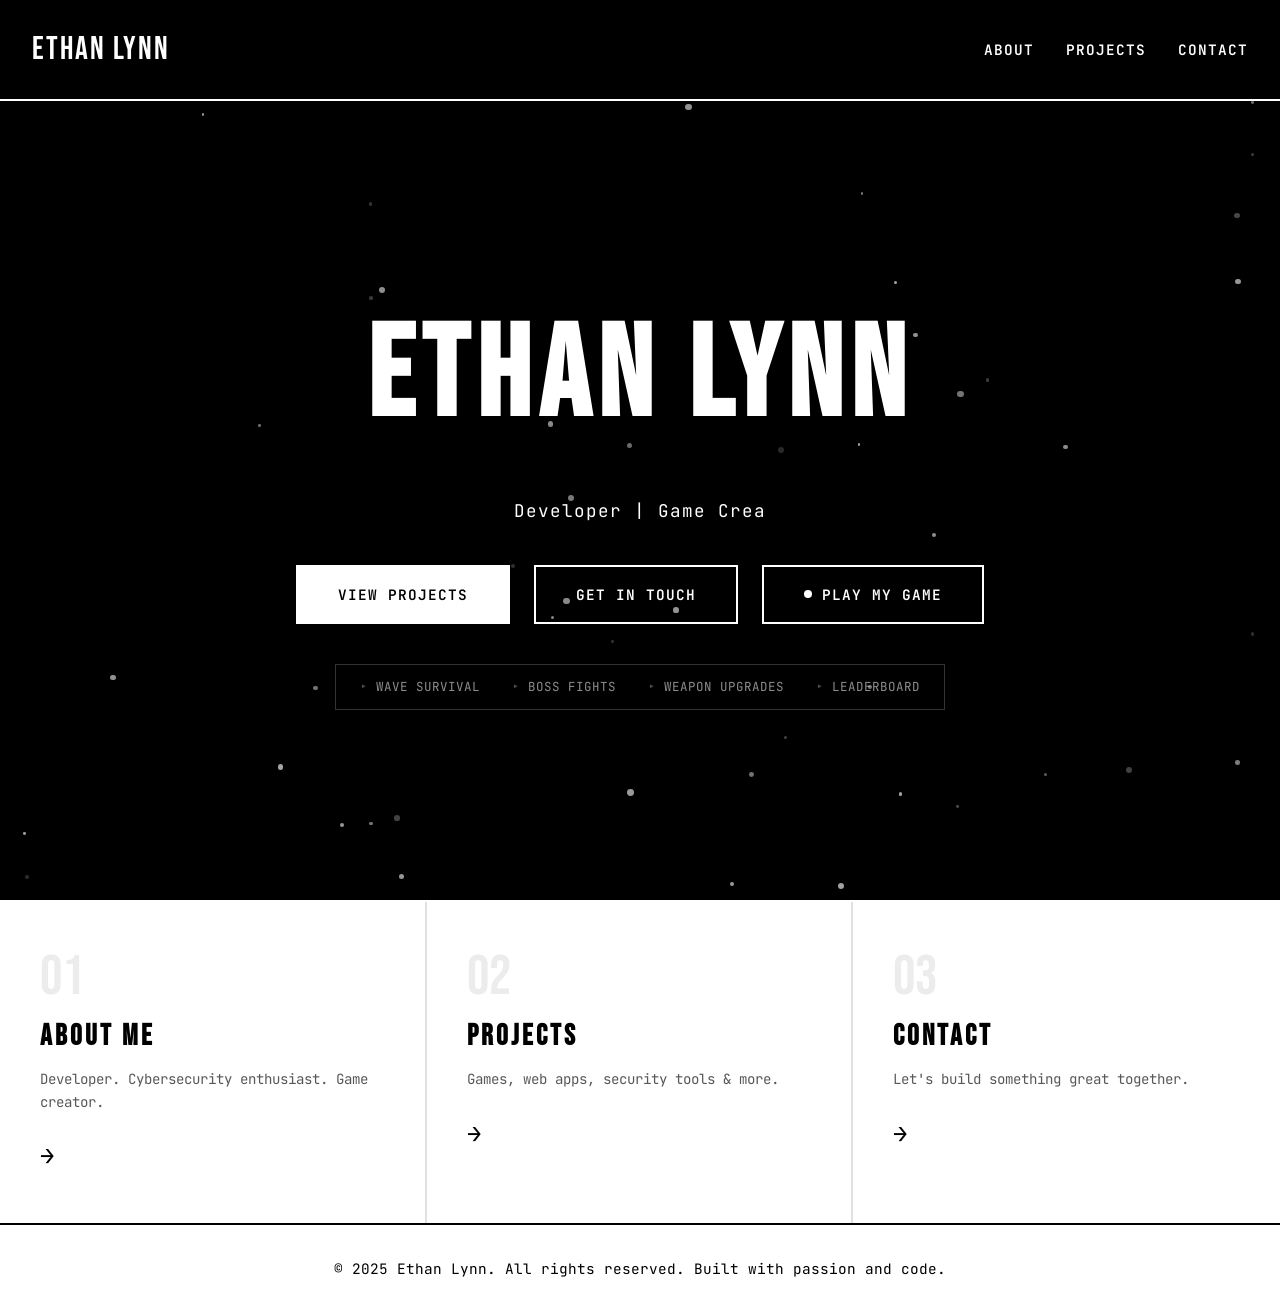
<file: index.html>
<!DOCTYPE html>
<html lang="en">
<head>
    <meta charset="UTF-8">
    <meta name="viewport" content="width=device-width, initial-scale=1.0">
    <title>Ethan Lynn — Developer Portfolio</title>
    <link rel="preconnect" href="https://fonts.googleapis.com">
    <link rel="preconnect" href="https://fonts.gstatic.com" crossorigin>
    <link href="https://fonts.googleapis.com/css2?family=Bebas+Neue&family=JetBrains+Mono:wght@400;600&display=swap" rel="stylesheet">
    <link rel="stylesheet" href="css/style.css">
    <style>
        .quick-strip {
            background: var(--white);
            color: var(--black);
            border-top: 2px solid var(--white);
        }

        .quick-strip-inner {
            max-width: 1400px;
            margin: 0 auto;
            display: grid;
            grid-template-columns: repeat(3, 1fr);
        }

        .quick-tile {
            display: block;
            padding: 3rem 2.5rem;
            border-right: 2px solid rgba(0,0,0,0.12);
            text-decoration: none;
            color: var(--black);
            position: relative;
            overflow: hidden;
            transition: color 0.35s ease;
        }

        .quick-tile:last-child { border-right: none; }

        .quick-tile::before {
            content: '';
            position: absolute;
            inset: 0;
            background: var(--black);
            transform: scaleY(0);
            transform-origin: bottom;
            transition: transform 0.45s cubic-bezier(0.25, 0.46, 0.45, 0.94);
            z-index: 0;
        }

        .quick-tile:hover::before { transform: scaleY(1); }
        .quick-tile:hover { color: var(--white); }
        .quick-tile > * { position: relative; z-index: 1; }

        .quick-num {
            display: block;
            font-family: 'Bebas Neue', sans-serif;
            font-size: 3.5rem;
            opacity: 0.07;
            line-height: 1;
            margin-bottom: 0.5rem;
        }

        .quick-tile h3 {
            font-family: 'Bebas Neue', sans-serif;
            font-size: 1.8rem;
            letter-spacing: 3px;
            margin-bottom: 0.5rem;
        }

        .quick-tile p {
            font-size: 0.88rem;
            opacity: 0.65;
            line-height: 1.6;
            margin-bottom: 1.5rem;
        }

        .quick-arrow {
            font-size: 1.5rem;
            display: inline-block;
            transition: transform 0.3s ease;
        }

        .quick-tile:hover .quick-arrow { transform: translateX(6px); }

        @media (max-width: 768px) {
            .quick-strip-inner { grid-template-columns: 1fr; }
            .quick-tile {
                border-right: none;
                border-bottom: 2px solid rgba(0,0,0,0.12);
            }
            .quick-tile:last-child { border-bottom: none; }
        }
    </style>
</head>
<body>

    <div class="privacy-notice" id="privacyNotice">
        <div class="privacy-notice-content">
            <p>No cookies, no tracking, no data collection — your privacy is respected here.</p>
            <button class="privacy-notice-close" id="closeNotice" aria-label="Close privacy notice">GOT IT</button>
        </div>
    </div>

    <header>
        <nav>
            <a href="index.html" class="logo" data-text="ETHAN LYNN" aria-label="Home">ETHAN LYNN</a>
            <button class="nav-toggle" aria-label="Toggle navigation">
                <span></span>
                <span></span>
                <span></span>
            </button>
            <ul class="nav-links">
                <li><a href="about.html">ABOUT</a></li>
                <li><a href="projects.html">PROJECTS</a></li>
                <li><a href="contact.html">CONTACT</a></li>
            </ul>
        </nav>
    </header>

    <section class="hero" id="hero">
        <div class="hero-content">
            <h1>
                <span class="word">ETHAN&nbsp;</span><span class="word">LYNN</span>
            </h1>

            <p class="subtitle" id="typedSubtitle"></p>

            <div class="cta-buttons">
                <a href="projects.html" class="btn btn-primary"><span>VIEW PROJECTS</span></a>
                <a href="contact.html" class="btn btn-secondary">GET IN TOUCH</a>
                <a href="/topdown-action/" class="btn-game" aria-label="Play Topdown Action game">
                    <div class="game-dot"></div>
                    <span>PLAY MY GAME</span>
                </a>
            </div>

            <div class="game-strip">
                <span>WAVE SURVIVAL</span>
                <span>BOSS FIGHTS</span>
                <span>WEAPON UPGRADES</span>
                <span>LEADERBOARD</span>
            </div>
        </div>
    </section>

    <div class="quick-strip">
        <div class="quick-strip-inner">
            <a href="about.html" class="quick-tile reveal">
                <span class="quick-num">01</span>
                <h3>ABOUT ME</h3>
                <p>Developer. Cybersecurity enthusiast. Game creator.</p>
                <span class="quick-arrow">→</span>
            </a>
            <a href="projects.html" class="quick-tile reveal" style="transition-delay: 0.1s">
                <span class="quick-num">02</span>
                <h3>PROJECTS</h3>
                <p>Games, web apps, security tools &amp; more.</p>
                <span class="quick-arrow">→</span>
            </a>
            <a href="contact.html" class="quick-tile reveal" style="transition-delay: 0.2s">
                <span class="quick-num">03</span>
                <h3>CONTACT</h3>
                <p>Let's build something great together.</p>
                <span class="quick-arrow">→</span>
            </a>
        </div>
    </div>

    <footer>
        <p>&copy; 2025 Ethan Lynn. All rights reserved. Built with passion and code.</p>
    </footer>

    <script src="js/main.js"></script>
    <script>
        EL.createFloatingParticles(document.getElementById('hero'), 50);

        EL.typeText(
            document.getElementById('typedSubtitle'),
            [
                'Developer | Game Creator',
                'Cybersecurity Enthusiast',
                'Web Developer',
                'Builder of Interactive Experiences'
            ],
            65,
            2400
        );
    </script>

</body>
</html>
</file>
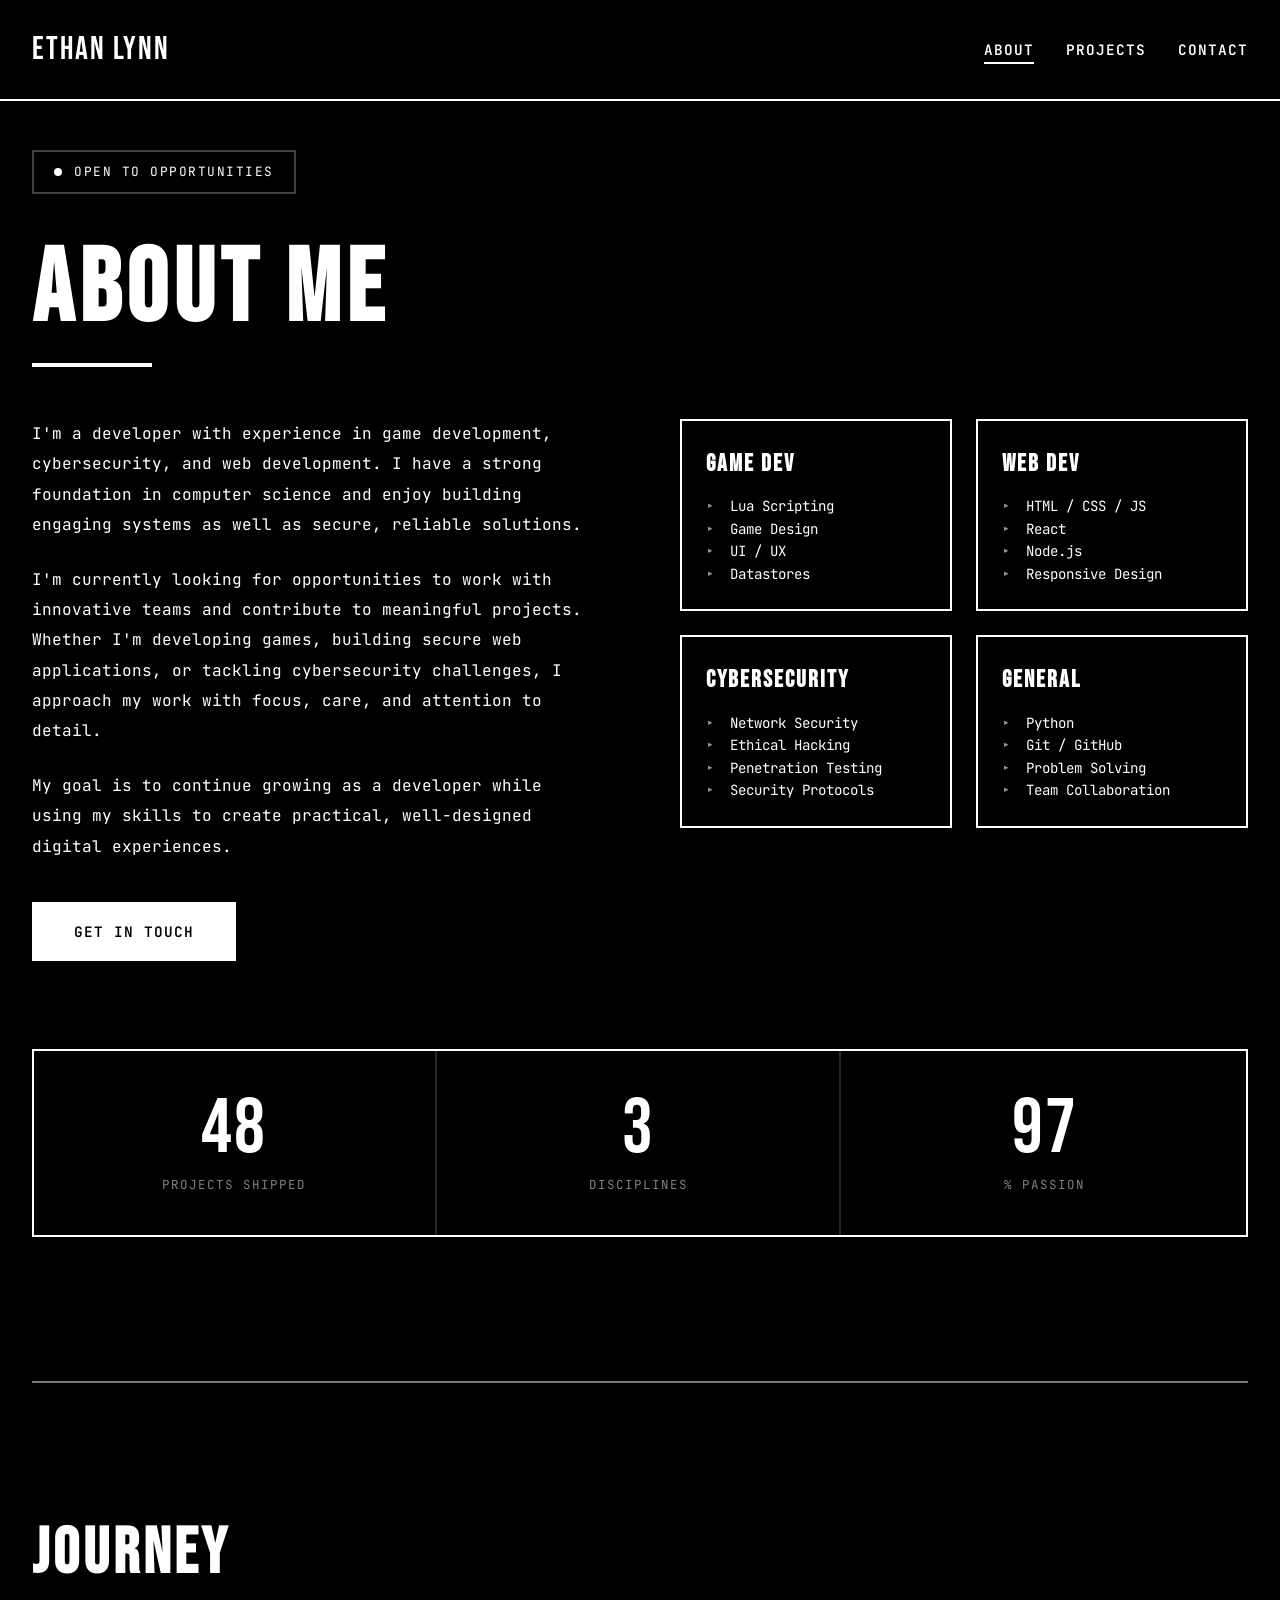
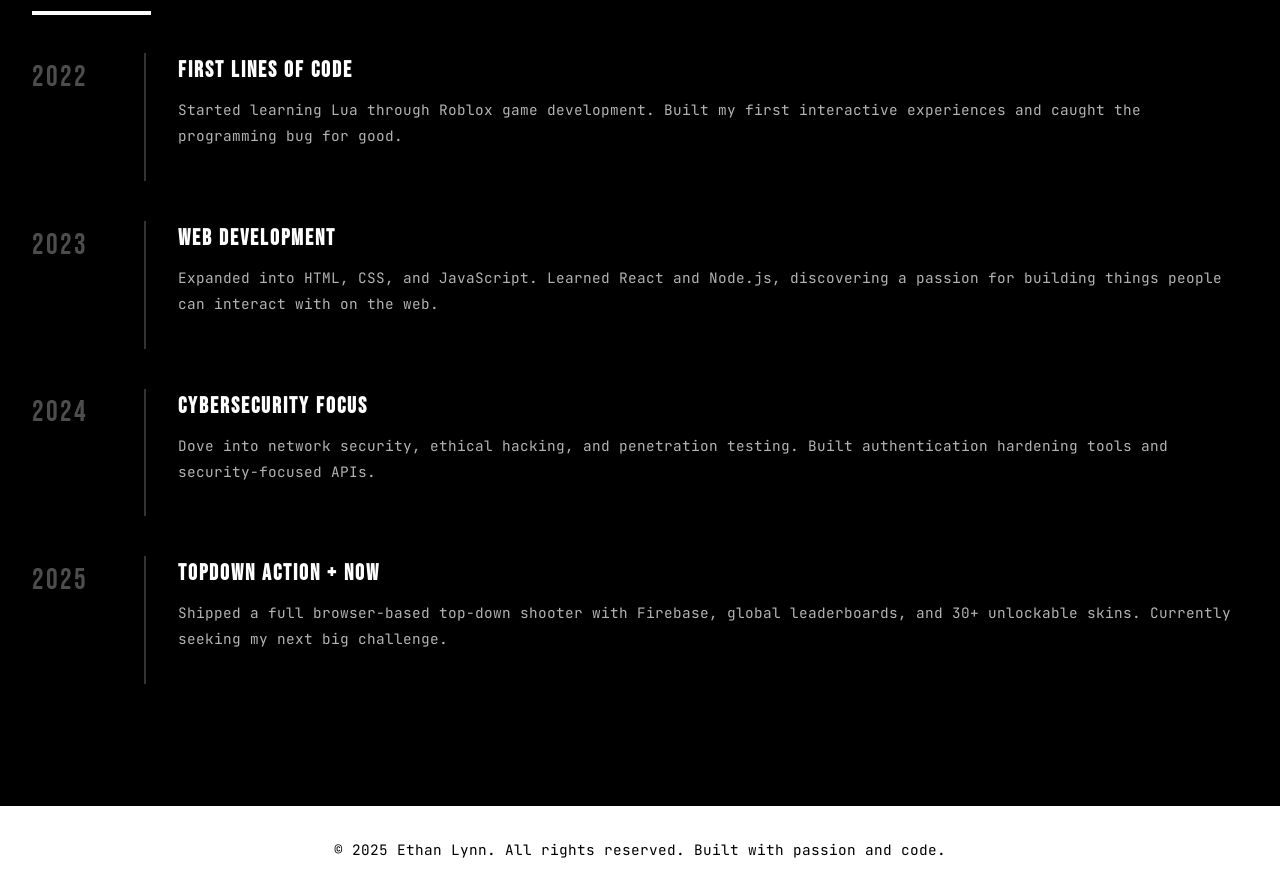
<file: about.html>
<!DOCTYPE html>
<html lang="en">
<head>
    <meta charset="UTF-8">
    <meta name="viewport" content="width=device-width, initial-scale=1.0">
    <title>About — Ethan Lynn</title>
    <link rel="preconnect" href="https://fonts.googleapis.com">
    <link rel="preconnect" href="https://fonts.gstatic.com" crossorigin>
    <link href="https://fonts.googleapis.com/css2?family=Bebas+Neue&family=JetBrains+Mono:wght@400;600&display=swap" rel="stylesheet">
    <link rel="stylesheet" href="css/style.css">
    <style>
        .stats-row {
            display: grid;
            grid-template-columns: repeat(3, 1fr);
            gap: 2px;
            margin: 5rem 0;
            border: 2px solid var(--white);
        }

        .stat-item {
            padding: 2.5rem 2rem;
            border-right: 2px solid rgba(255,255,255,0.15);
            text-align: center;
        }

        .stat-item:last-child { border-right: none; }

        .stat-number {
            font-family: 'Bebas Neue', sans-serif;
            font-size: clamp(3rem, 6vw, 5rem);
            letter-spacing: 2px;
            line-height: 1;
            display: block;
        }

        .stat-label {
            font-size: 0.78rem;
            letter-spacing: 2px;
            opacity: 0.5;
            margin-top: 0.5rem;
            display: block;
        }

        .availability {
            display: inline-flex;
            align-items: center;
            gap: 0.75rem;
            border: 2px solid rgba(255,255,255,0.25);
            padding: 0.6rem 1.25rem;
            font-size: 0.8rem;
            letter-spacing: 1.5px;
            margin-bottom: 3rem;
        }

        .avail-dot {
            width: 8px;
            height: 8px;
            background: #fff;
            border-radius: 50%;
            animation: availPulse 2s ease-in-out infinite;
        }

        @keyframes availPulse {
            0%, 100% { opacity: 1; box-shadow: 0 0 0 0 rgba(255,255,255,0.6); }
            50%       { opacity: 0.6; box-shadow: 0 0 0 6px rgba(255,255,255,0); }
        }

        .svg-divider {
            margin: 4rem 0 2rem;
            overflow: visible;
        }

        .svg-divider line {
            stroke: var(--white);
            stroke-width: 1;
            stroke-dasharray: 1400;
            stroke-dashoffset: 1400;
        }

        .svg-divider.visible line {
            animation: drawLine 1.4s ease forwards;
        }

        @keyframes drawLine {
            to { stroke-dashoffset: 0; }
        }

        @media (max-width: 600px) {
            .stats-row { grid-template-columns: 1fr; }
            .stat-item {
                border-right: none;
                border-bottom: 2px solid rgba(255,255,255,0.15);
            }
            .stat-item:last-child { border-bottom: none; }
        }
    </style>
</head>
<body>

    <header>
        <nav>
            <a href="index.html" class="logo" data-text="ETHAN LYNN">ETHAN LYNN</a>
            <button class="nav-toggle" aria-label="Toggle navigation">
                <span></span>
                <span></span>
                <span></span>
            </button>
            <ul class="nav-links">
                <li><a href="about.html">ABOUT</a></li>
                <li><a href="projects.html">PROJECTS</a></li>
                <li><a href="contact.html">CONTACT</a></li>
            </ul>
        </nav>
    </header>

    <div class="page-hero">
        <div class="availability reveal">
            <div class="avail-dot"></div>
            OPEN TO OPPORTUNITIES
        </div>
        <h1 class="page-title">
            <span class="page-title-word">ABOUT&nbsp;</span><span class="page-title-word">ME</span>
        </h1>
        <div class="page-divider"></div>
    </div>

    <section style="padding-top: 2rem;">
        <div class="about-layout">

            <div class="about-text">
                <p class="reveal">I'm a developer with experience in game development, cybersecurity, and web development. I have a strong foundation in computer science and enjoy building engaging systems as well as secure, reliable solutions.</p>

                <p class="reveal" style="transition-delay: 0.1s">I'm currently looking for opportunities to work with innovative teams and contribute to meaningful projects. Whether I'm developing games, building secure web applications, or tackling cybersecurity challenges, I approach my work with focus, care, and attention to detail.</p>

                <p class="reveal" style="transition-delay: 0.2s">My goal is to continue growing as a developer while using my skills to create practical, well-designed digital experiences.</p>

                <div style="margin-top: 2.5rem;" class="reveal" style="transition-delay: 0.3s">
                    <a href="contact.html" class="btn btn-primary"><span>GET IN TOUCH</span></a>
                </div>
            </div>

            <div class="skills-grid">
                <div class="skill-card reveal">
                    <h3>GAME DEV</h3>
                    <ul>
                        <li>Lua Scripting</li>
                        <li>Game Design</li>
                        <li>UI / UX</li>
                        <li>Datastores</li>
                    </ul>
                </div>

                <div class="skill-card reveal" style="transition-delay: 0.08s">
                    <h3>WEB DEV</h3>
                    <ul>
                        <li>HTML / CSS / JS</li>
                        <li>React</li>
                        <li>Node.js</li>
                        <li>Responsive Design</li>
                    </ul>
                </div>

                <div class="skill-card reveal" style="transition-delay: 0.16s">
                    <h3>CYBERSECURITY</h3>
                    <ul>
                        <li>Network Security</li>
                        <li>Ethical Hacking</li>
                        <li>Penetration Testing</li>
                        <li>Security Protocols</li>
                    </ul>
                </div>

                <div class="skill-card reveal" style="transition-delay: 0.24s">
                    <h3>GENERAL</h3>
                    <ul>
                        <li>Python</li>
                        <li>Git / GitHub</li>
                        <li>Problem Solving</li>
                        <li>Team Collaboration</li>
                    </ul>
                </div>
            </div>
        </div>

        <div class="stats-row reveal">
            <div class="stat-item">
                <span class="stat-number" data-target="50">0</span>
                <span class="stat-label">PROJECTS SHIPPED</span>
            </div>
            <div class="stat-item">
                <span class="stat-number" data-target="3">0</span>
                <span class="stat-label">DISCIPLINES</span>
            </div>
            <div class="stat-item">
                <span class="stat-number" data-target="100">0</span>
                <span class="stat-label">% PASSION</span>
            </div>
        </div>

        <svg class="svg-divider reveal" width="100%" height="2" viewBox="0 0 1400 2" preserveAspectRatio="none">
            <line x1="0" y1="1" x2="1400" y2="1"/>
        </svg>

        <div class="timeline">
            <h2 class="section-title reveal">JOURNEY</h2>

            <div class="timeline-item reveal">
                <div class="timeline-year">2022</div>
                <div class="timeline-content">
                    <h3>FIRST LINES OF CODE</h3>
                    <p>Started learning Lua through Roblox game development. Built my first interactive experiences and caught the programming bug for good.</p>
                </div>
            </div>

            <div class="timeline-item reveal">
                <div class="timeline-year">2023</div>
                <div class="timeline-content">
                    <h3>WEB DEVELOPMENT</h3>
                    <p>Expanded into HTML, CSS, and JavaScript. Learned React and Node.js, discovering a passion for building things people can interact with on the web.</p>
                </div>
            </div>

            <div class="timeline-item reveal">
                <div class="timeline-year">2024</div>
                <div class="timeline-content">
                    <h3>CYBERSECURITY FOCUS</h3>
                    <p>Dove into network security, ethical hacking, and penetration testing. Built authentication hardening tools and security-focused APIs.</p>
                </div>
            </div>

            <div class="timeline-item reveal">
                <div class="timeline-year">2025</div>
                <div class="timeline-content">
                    <h3>TOPDOWN ACTION + NOW</h3>
                    <p>Shipped a full browser-based top-down shooter with Firebase, global leaderboards, and 30+ unlockable skins. Currently seeking my next big challenge.</p>
                </div>
            </div>
        </div>
    </section>

    <footer>
        <p>&copy; 2025 Ethan Lynn. All rights reserved. Built with passion and code.</p>
    </footer>

    <script src="js/main.js"></script>
    <script>
        function animateCounter(el) {
            const target = parseInt(el.dataset.target);
            const duration = 1200;
            const startTime = performance.now();

            function update(now) {
                const progress = Math.min((now - startTime) / duration, 1);
                const eased = 1 - Math.pow(1 - progress, 3);
                el.textContent = Math.round(eased * target);
                if (progress < 1) requestAnimationFrame(update);
            }

            requestAnimationFrame(update);
        }

        const counterObserver = new IntersectionObserver(entries => {
            entries.forEach(entry => {
                if (entry.isIntersecting) {
                    animateCounter(entry.target);
                    counterObserver.unobserve(entry.target);
                }
            });
        }, { threshold: 0.5 });

        document.querySelectorAll('.stat-number[data-target]').forEach(el => {
            counterObserver.observe(el);
        });
    </script>

</body>
</html>
</file>
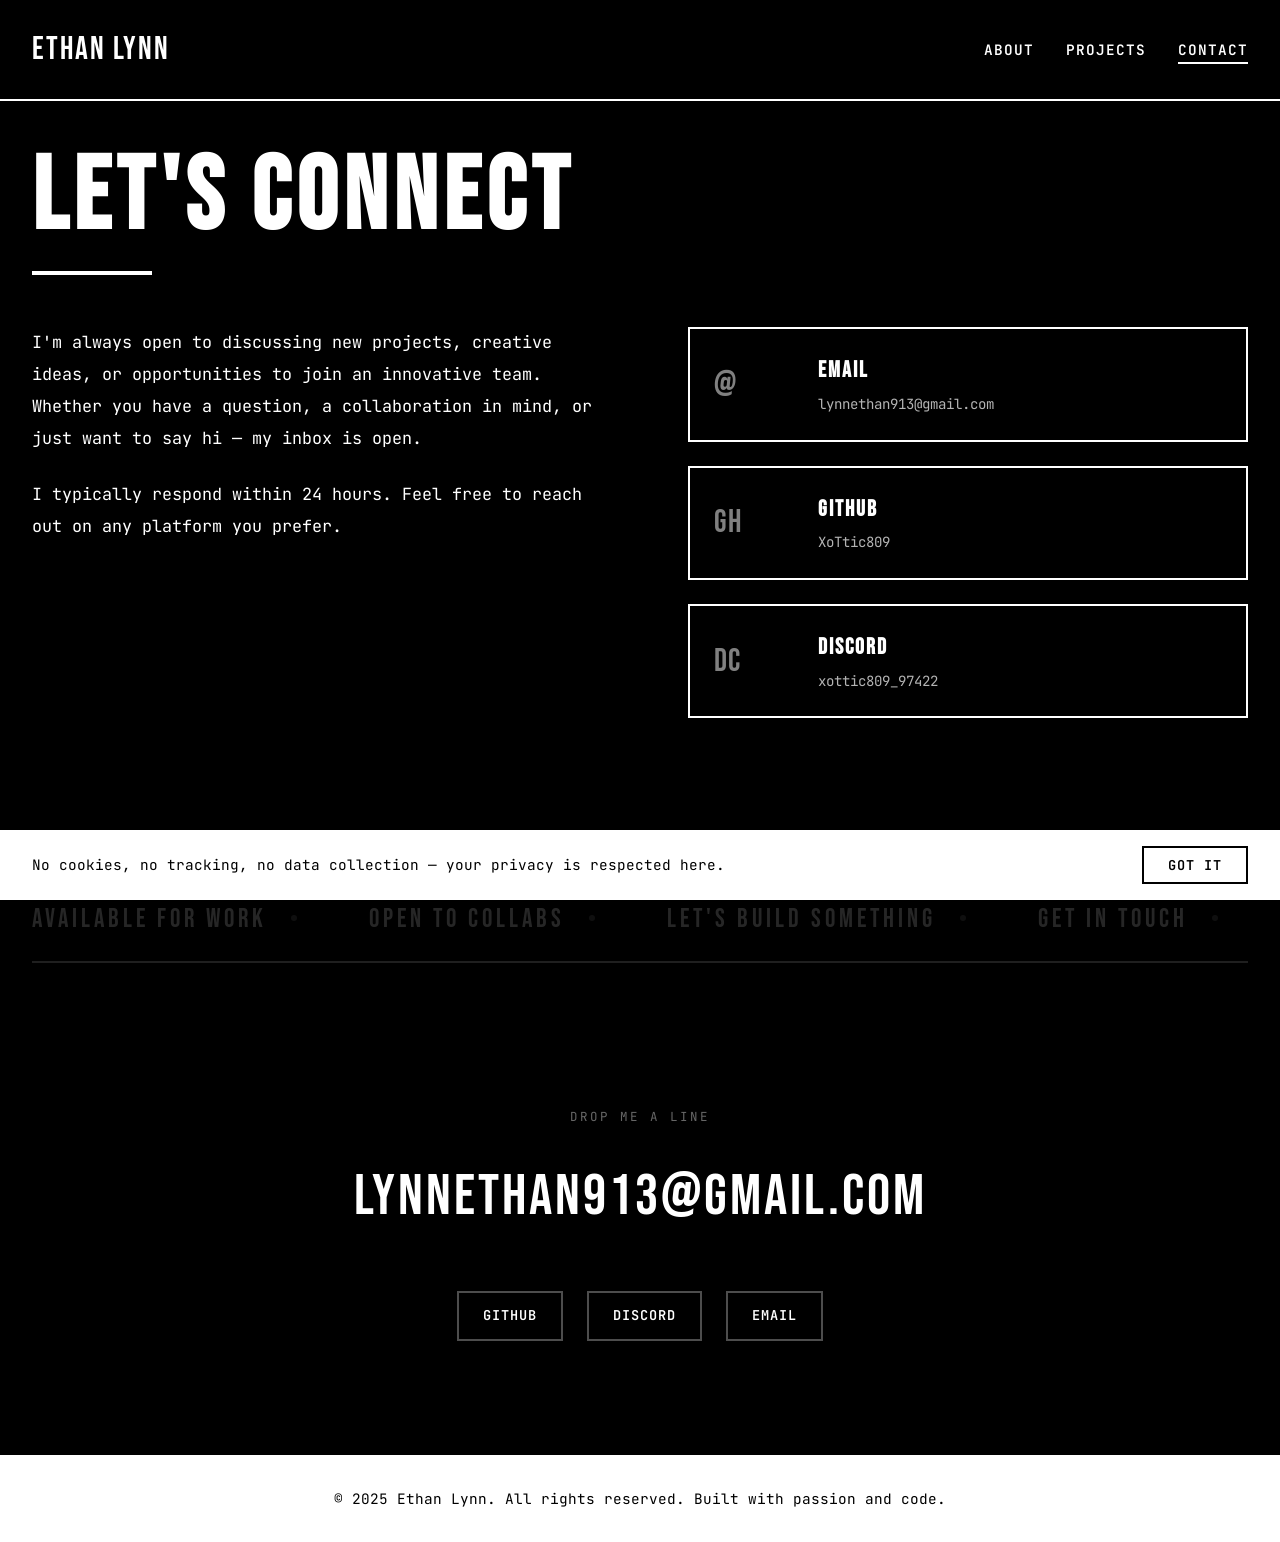
<file: contact.html>
<!DOCTYPE html>
<html lang="en">
<head>
    <meta charset="UTF-8">
    <meta name="viewport" content="width=device-width, initial-scale=1.0">
    <title>Contact — Ethan Lynn</title>
    <link rel="preconnect" href="https://fonts.googleapis.com">
    <link rel="preconnect" href="https://fonts.gstatic.com" crossorigin>
    <link href="https://fonts.googleapis.com/css2?family=Bebas+Neue&family=JetBrains+Mono:wght@400;600&display=swap" rel="stylesheet">
    <link rel="stylesheet" href="css/style.css">
    <style>
        .marquee-band {
            overflow: hidden;
            border-top: 2px solid rgba(255,255,255,0.12);
            border-bottom: 2px solid rgba(255,255,255,0.12);
            padding: 1.25rem 0;
            margin: 4rem 0;
        }

        .marquee-track {
            display: flex;
            gap: 3rem;
            animation: marqueeScroll 18s linear infinite;
            white-space: nowrap;
        }

        .marquee-item {
            font-family: 'Bebas Neue', sans-serif;
            font-size: 1.6rem;
            letter-spacing: 4px;
            opacity: 0.15;
            flex-shrink: 0;
        }

        .marquee-item .dot {
            display: inline-block;
            width: 6px;
            height: 6px;
            background: var(--white);
            border-radius: 50%;
            margin: 0 1.5rem;
            vertical-align: middle;
            opacity: 0.4;
        }

        @keyframes marqueeScroll {
            from { transform: translateX(0); }
            to   { transform: translateX(-50%); }
        }

        .contact-cta {
            padding: 5rem 2rem 2rem;
            text-align: center;
        }

        .cta-label {
            font-size: 0.78rem;
            letter-spacing: 3px;
            opacity: 0.4;
            margin-bottom: 1.5rem;
        }

        .contact-cta-email {
            font-family: 'Bebas Neue', sans-serif;
            font-size: clamp(1.8rem, 4.5vw, 4rem);
            letter-spacing: 3px;
            color: var(--white);
            text-decoration: none;
            display: inline-block;
            position: relative;
        }

        .contact-cta-email::after {
            content: '';
            position: absolute;
            bottom: -4px;
            left: 0;
            width: 0;
            height: 3px;
            background: var(--white);
            transition: width 0.5s cubic-bezier(0.25, 0.46, 0.45, 0.94);
        }

        .contact-cta-email:hover::after { width: 100%; }

        .social-row {
            display: flex;
            justify-content: center;
            gap: 1.5rem;
            margin-top: 3rem;
            flex-wrap: wrap;
        }

        .social-btn {
            display: inline-flex;
            align-items: center;
            gap: 0.6rem;
            padding: 0.75rem 1.5rem;
            border: 2px solid rgba(255,255,255,0.3);
            color: var(--white);
            text-decoration: none;
            font-size: 0.85rem;
            font-weight: 600;
            letter-spacing: 1px;
            transition: all 0.3s ease;
        }

        .social-btn:hover {
            border-color: var(--white);
            background: var(--white);
            color: var(--black);
        }
    </style>
</head>
<body>

    <div class="privacy-notice" id="privacyNotice">
        <div class="privacy-notice-content">
            <p>No cookies, no tracking, no data collection — your privacy is respected here.</p>
            <button class="privacy-notice-close" id="closeNotice" aria-label="Close privacy notice">GOT IT</button>
        </div>
    </div>

    <header>
        <nav>
            <a href="index.html" class="logo" data-text="ETHAN LYNN">ETHAN LYNN</a>
            <button class="nav-toggle" aria-label="Toggle navigation">
                <span></span>
                <span></span>
                <span></span>
            </button>
            <ul class="nav-links">
                <li><a href="about.html">ABOUT</a></li>
                <li><a href="projects.html">PROJECTS</a></li>
                <li><a href="contact.html">CONTACT</a></li>
            </ul>
        </nav>
    </header>

    <div class="page-hero">
        <h1 class="page-title">
            <span class="page-title-word">LET'S&nbsp;</span><span class="page-title-word">CONNECT</span>
        </h1>
        <div class="page-divider"></div>
    </div>

    <section style="padding-top: 2rem;">
        <div class="contact-layout">

            <div class="contact-intro">
                <p class="reveal">I'm always open to discussing new projects, creative ideas, or opportunities to join an innovative team. Whether you have a question, a collaboration in mind, or just want to say hi — my inbox is open.</p>
                <p class="reveal" style="transition-delay: 0.1s">I typically respond within 24 hours. Feel free to reach out on any platform you prefer.</p>
            </div>

            <div class="contact-methods">
                <a href="mailto:lynnethan913@gmail.com" class="contact-method reveal">
                    <div class="contact-method-icon">@</div>
                    <div class="contact-method-info">
                        <h3>EMAIL</h3>
                        <p>lynnethan913@gmail.com</p>
                    </div>
                </a>

                <a href="https://github.com/XoTtic809" target="_blank" rel="noopener" class="contact-method reveal" style="transition-delay: 0.1s">
                    <div class="contact-method-icon">GH</div>
                    <div class="contact-method-info">
                        <h3>GITHUB</h3>
                        <p>XoTtic809</p>
                    </div>
                </a>

                <a href="https://discord.com/users/1142211038666817710" target="_blank" rel="noopener" class="contact-method reveal" style="transition-delay: 0.2s">
                    <div class="contact-method-icon">DC</div>
                    <div class="contact-method-info">
                        <h3>DISCORD</h3>
                        <p>xottic809_97422</p>
                    </div>
                </a>
            </div>
        </div>

        <div class="marquee-band reveal">
            <div class="marquee-track" id="marqueeTrack"></div>
        </div>

        <div class="contact-cta reveal">
            <p class="cta-label">DROP ME A LINE</p>
            <a href="mailto:lynnethan913@gmail.com" class="contact-cta-email">
                lynnethan913@gmail.com
            </a>
            <div class="social-row">
                <a href="https://github.com/XoTtic809" target="_blank" rel="noopener" class="social-btn">GITHUB</a>
                <a href="https://discord.com/users/1142211038666817710" target="_blank" rel="noopener" class="social-btn">DISCORD</a>
                <a href="mailto:lynnethan913@gmail.com" class="social-btn">EMAIL</a>
            </div>
        </div>
    </section>

    <footer>
        <p>&copy; 2025 Ethan Lynn. All rights reserved. Built with passion and code.</p>
    </footer>

    <script src="js/main.js"></script>
    <script>
        const words = ['AVAILABLE FOR WORK', 'OPEN TO COLLABS', "LET'S BUILD SOMETHING", 'GET IN TOUCH', 'ETHAN LYNN'];
        const track = document.getElementById('marqueeTrack');

        [...words, ...words, ...words, ...words].forEach(word => {
            const span = document.createElement('span');
            span.className = 'marquee-item';
            span.innerHTML = word + '<span class="dot"></span>';
            track.appendChild(span);
        });
    </script>

</body>
</html>
</file>
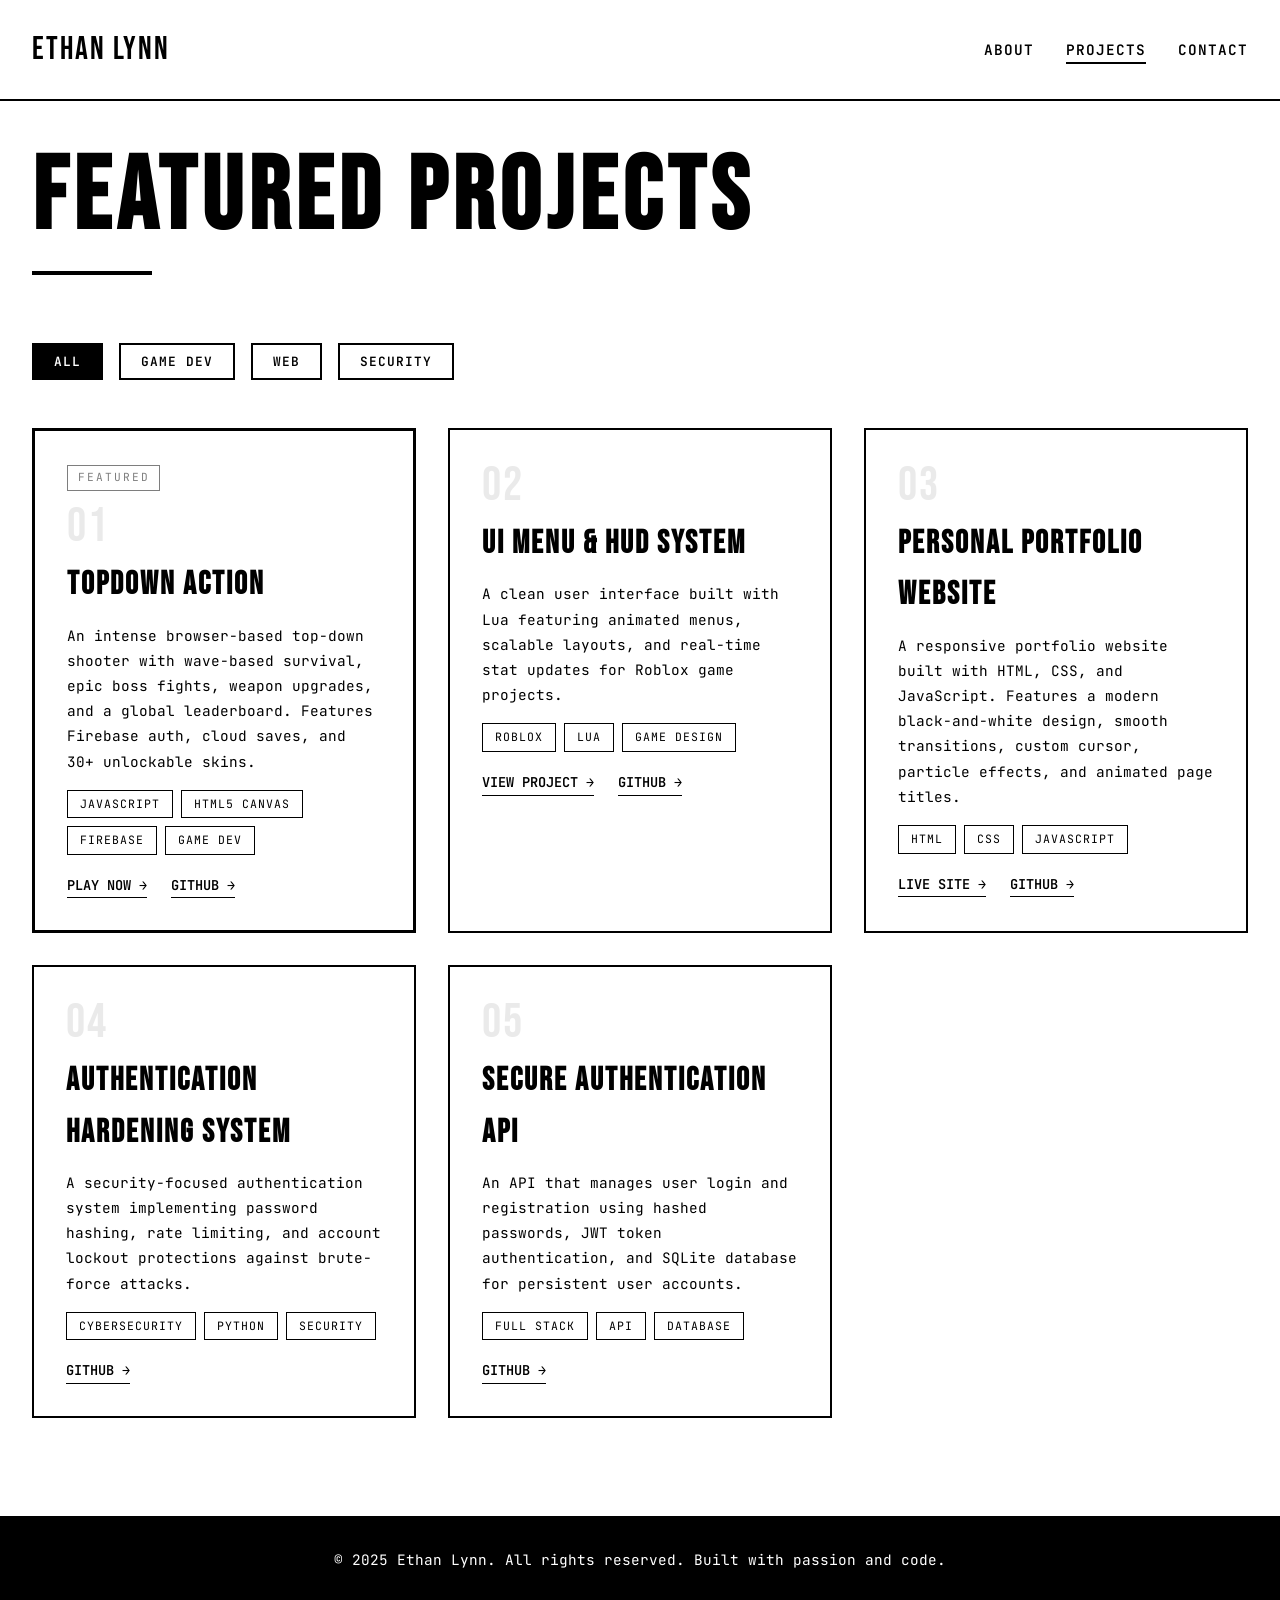
<file: projects.html>
<!DOCTYPE html>
<html lang="en">
<head>
    <meta charset="UTF-8">
    <meta name="viewport" content="width=device-width, initial-scale=1.0">
    <title>Projects — Ethan Lynn</title>
    <link rel="preconnect" href="https://fonts.googleapis.com">
    <link rel="preconnect" href="https://fonts.gstatic.com" crossorigin>
    <link href="https://fonts.googleapis.com/css2?family=Bebas+Neue&family=JetBrains+Mono:wght@400;600&display=swap" rel="stylesheet">
    <link rel="stylesheet" href="css/style.css">
    <style>
        body {
            background: var(--white);
            color: var(--black);
        }

        .cursor {
            background: var(--black);
            mix-blend-mode: normal;
        }

        .cursor-ring { border-color: rgba(0,0,0,0.5); }
        .cursor.hover { background: var(--black); }
        .cursor-ring.hover { border-color: rgba(0,0,0,0.9); }

        .scroll-progress { background: var(--black); }

        header {
            background: var(--white);
            border-bottom: 2px solid var(--black);
        }

        .logo,
        .nav-links a { color: var(--black); }

        .nav-links a::after { background: var(--black); }
        .nav-toggle span { background: var(--black); }

        .nav-links {
            background: var(--white);
            border-bottom-color: var(--black);
        }

        .nav-links a { border-bottom-color: rgba(0,0,0,0.1); }

        footer {
            background: var(--black);
            color: var(--white);
            border-top: 2px solid var(--white);
        }

        .page-divider { background: var(--black); }

        a:focus, button:focus { outline-color: var(--black); }

        .project-card.featured { border-width: 3px; }

        .featured-badge {
            display: inline-block;
            font-size: 0.7rem;
            letter-spacing: 2px;
            border: 1px solid currentColor;
            padding: 0.2rem 0.6rem;
            margin-bottom: 0.75rem;
            opacity: 0.5;
        }
    </style>
</head>
<body>

    <header>
        <nav>
            <a href="index.html" class="logo" data-text="ETHAN LYNN">ETHAN LYNN</a>
            <button class="nav-toggle" aria-label="Toggle navigation">
                <span></span>
                <span></span>
                <span></span>
            </button>
            <ul class="nav-links">
                <li><a href="about.html">ABOUT</a></li>
                <li><a href="projects.html">PROJECTS</a></li>
                <li><a href="contact.html">CONTACT</a></li>
            </ul>
        </nav>
    </header>

    <div class="page-hero">
        <h1 class="page-title">
            <span class="page-title-word">FEATURED&nbsp;</span><span class="page-title-word">PROJECTS</span>
        </h1>
        <div class="page-divider"></div>
    </div>

    <div class="projects-inner">

        <div class="projects-filter reveal">
            <button class="filter-btn active" data-filter="all">ALL</button>
            <button class="filter-btn" data-filter="game">GAME DEV</button>
            <button class="filter-btn" data-filter="web">WEB</button>
            <button class="filter-btn" data-filter="security">SECURITY</button>
        </div>

        <div class="projects-grid" id="projectsGrid">

            <div class="project-card featured reveal" data-category="game">
                <div class="featured-badge">FEATURED</div>
                <div class="project-num">01</div>
                <h3>Topdown Action</h3>
                <p>An intense browser-based top-down shooter with wave-based survival, epic boss fights, weapon upgrades, and a global leaderboard. Features Firebase auth, cloud saves, and 30+ unlockable skins.</p>
                <div class="project-tags">
                    <span class="tag">JAVASCRIPT</span>
                    <span class="tag">HTML5 CANVAS</span>
                    <span class="tag">FIREBASE</span>
                    <span class="tag">GAME DEV</span>
                </div>
                <div class="project-links">
                    <a href="/topdown-action/">PLAY NOW →</a>
                    <a href="https://github.com/XoTtic809/topdown-action" target="_blank" rel="noopener">GITHUB →</a>
                </div>
            </div>

            <div class="project-card reveal" data-category="game" style="transition-delay: 0.08s">
                <div class="project-num">02</div>
                <h3>UI Menu &amp; HUD System</h3>
                <p>A clean user interface built with Lua featuring animated menus, scalable layouts, and real-time stat updates for Roblox game projects.</p>
                <div class="project-tags">
                    <span class="tag">ROBLOX</span>
                    <span class="tag">LUA</span>
                    <span class="tag">GAME DESIGN</span>
                </div>
                <div class="project-links">
                    <a href="#">VIEW PROJECT →</a>
                    <a href="#">GITHUB →</a>
                </div>
            </div>

            <div class="project-card reveal" data-category="web" style="transition-delay: 0.16s">
                <div class="project-num">03</div>
                <h3>Personal Portfolio Website</h3>
                <p>A responsive portfolio website built with HTML, CSS, and JavaScript. Features a modern black-and-white design, smooth transitions, custom cursor, particle effects, and animated page titles.</p>
                <div class="project-tags">
                    <span class="tag">HTML</span>
                    <span class="tag">CSS</span>
                    <span class="tag">JAVASCRIPT</span>
                </div>
                <div class="project-links">
                    <a href="index.html">LIVE SITE →</a>
                    <a href="#">GITHUB →</a>
                </div>
            </div>

            <div class="project-card reveal" data-category="security" style="transition-delay: 0.24s">
                <div class="project-num">04</div>
                <h3>Authentication Hardening System</h3>
                <p>A security-focused authentication system implementing password hashing, rate limiting, and account lockout protections against brute-force attacks.</p>
                <div class="project-tags">
                    <span class="tag">CYBERSECURITY</span>
                    <span class="tag">PYTHON</span>
                    <span class="tag">SECURITY</span>
                </div>
                <div class="project-links">
                    <a href="https://github.com/XoTtic809/authentication-hardening-system" target="_blank" rel="noopener">GITHUB →</a>
                </div>
            </div>

            <div class="project-card reveal" data-category="security" style="transition-delay: 0.32s">
                <div class="project-num">05</div>
                <h3>Secure Authentication API</h3>
                <p>An API that manages user login and registration using hashed passwords, JWT token authentication, and SQLite database for persistent user accounts.</p>
                <div class="project-tags">
                    <span class="tag">FULL STACK</span>
                    <span class="tag">API</span>
                    <span class="tag">DATABASE</span>
                </div>
                <div class="project-links">
                    <a href="https://github.com/XoTtic809/secure-authentication-api" target="_blank" rel="noopener">GITHUB →</a>
                </div>
            </div>

        </div>
    </div>

    <footer>
        <p>&copy; 2025 Ethan Lynn. All rights reserved. Built with passion and code.</p>
    </footer>

    <script src="js/main.js"></script>
    <script>
        const filterBtns = document.querySelectorAll('.filter-btn');
        const cards = document.querySelectorAll('.project-card');

        filterBtns.forEach(btn => {
            btn.addEventListener('click', () => {
                filterBtns.forEach(b => b.classList.remove('active'));
                btn.classList.add('active');

                const filter = btn.dataset.filter;

                cards.forEach(card => {
                    const matches = filter === 'all' || card.dataset.category === filter;

                    card.style.transition = 'opacity 0.35s ease, transform 0.35s ease';

                    if (matches) {
                        card.style.display = '';
                        setTimeout(() => {
                            card.style.opacity = '1';
                            card.style.transform = 'scale(1)';
                        }, 10);
                    } else {
                        card.style.opacity = '0';
                        card.style.transform = 'scale(0.95)';
                        setTimeout(() => { card.style.display = 'none'; }, 350);
                    }
                });
            });
        });

        cards.forEach(card => {
            card.addEventListener('mousemove', e => {
                const rect = card.getBoundingClientRect();
                const x = e.clientX - rect.left;
                const y = e.clientY - rect.top;
                const rotX = ((y - rect.height / 2) / rect.height) * -4;
                const rotY = ((x - rect.width  / 2) / rect.width)  *  4;
                card.style.transform = `perspective(600px) rotateX(${rotX}deg) rotateY(${rotY}deg) scale(1.01)`;
            });

            card.addEventListener('mouseleave', () => {
                card.style.transform = 'perspective(600px) rotateX(0deg) rotateY(0deg) scale(1)';
            });
        });
    </script>

</body>
</html>
</file>
<file: css/style.css>
:root {
    --black: #000000;
    --white: #ffffff;
    --gray: rgba(255,255,255,0.12);
    --transition-speed: 0.7s;
}

* {
    margin: 0;
    padding: 0;
    box-sizing: border-box;
}


html {
    scroll-behavior: smooth;
}

body {
    font-family: 'JetBrains Mono', monospace;
    background: var(--black);
    color: var(--white);
    overflow-x: hidden;
    line-height: 1.6;
    cursor: none;
}



.cursor {
    position: fixed;
    width: 12px;
    height: 12px;
    background: var(--white);
    border-radius: 50%;
    pointer-events: none;
    z-index: 99999;
    transform: translate(-50%, -50%);
    transition: transform 0.1s ease, width 0.3s ease, height 0.3s ease, background 0.3s ease;
    mix-blend-mode: difference;
}

.cursor-ring {
    position: fixed;
    width: 40px;
    height: 40px;
    border: 1px solid rgba(255,255,255,0.6);
    border-radius: 50%;
    pointer-events: none;
    z-index: 99998;
    transform: translate(-50%, -50%);
    transition: transform 0.12s ease, width 0.3s ease, height 0.3s ease, border-color 0.3s ease;
}

.cursor.hover {
    width: 20px;
    height: 20px;
}

.cursor-ring.hover {
    width: 60px;
    height: 60px;
    border-color: rgba(255,255,255,0.9);
}



.page-curtain {
    position: fixed;
    inset: 0;
    z-index: 99000;
    pointer-events: none;
    display: flex;
}

.curtain-panel {
    flex: 1;
    background: var(--white);
    transform: scaleY(0);
    transform-origin: bottom;
    transition: transform 0.5s cubic-bezier(0.77, 0, 0.175, 1);
}

.curtain-panel:nth-child(2) { transition-delay: 0.05s; }
.curtain-panel:nth-child(3) { transition-delay: 0.10s; }
.curtain-panel:nth-child(4) { transition-delay: 0.15s; }
.curtain-panel:nth-child(5) { transition-delay: 0.20s; }

.page-curtain.closing .curtain-panel {
    transform: scaleY(1);
    transform-origin: bottom;
}

.page-curtain.opening .curtain-panel {
    transform: scaleY(0);
    transform-origin: top;
}



.scroll-progress {
    position: fixed;
    top: 0;
    left: 0;
    height: 2px;
    background: var(--white);
    z-index: 9999;
    width: 0%;
    transition: width 0.1s linear;
}



header {
    position: fixed;
    top: 0;
    width: 100%;
    background: var(--black);
    border-bottom: 2px solid var(--white);
    z-index: 1000;
    padding: 1.5rem 2rem;
}

nav {
    max-width: 1400px;
    margin: 0 auto;
    display: flex;
    justify-content: space-between;
    align-items: center;
}

.logo {
    font-family: 'Bebas Neue', sans-serif;
    font-size: 2rem;
    letter-spacing: 2px;
    text-decoration: none;
    color: inherit;
    position: relative;
    display: inline-block;
}

.logo::before,
.logo::after {
    content: attr(data-text);
    position: absolute;
    top: 0;
    left: 0;
    width: 100%;
    opacity: 0;
    pointer-events: none;
}

.logo:hover::before {
    animation: glitch1 0.3s steps(2) forwards;
    color: var(--white);
    clip-path: polygon(0 20%, 100% 20%, 100% 40%, 0 40%);
    transform: translate(-3px, 0);
    opacity: 1;
}

.logo:hover::after {
    animation: glitch2 0.3s steps(2) 0.05s forwards;
    color: var(--white);
    clip-path: polygon(0 60%, 100% 60%, 100% 80%, 0 80%);
    transform: translate(3px, 0);
    opacity: 1;
}

@keyframes glitch1 {
    0%   { transform: translate(-3px, 0); }
    50%  { transform: translate(3px, 0); }
    100% { transform: translate(0, 0); opacity: 0; }
}

@keyframes glitch2 {
    0%   { transform: translate(3px, 0); }
    50%  { transform: translate(-3px, 0); }
    100% { transform: translate(0, 0); opacity: 0; }
}

.nav-links {
    display: flex;
    gap: 2rem;
    list-style: none;
}

.nav-links a {
    color: var(--white);
    text-decoration: none;
    font-size: 0.9rem;
    font-weight: 600;
    letter-spacing: 1px;
    position: relative;
    transition: color 0.3s ease;
}

.nav-links a::after {
    content: '';
    position: absolute;
    bottom: -5px;
    left: 0;
    width: 0;
    height: 2px;
    background: var(--white);
    transition: width 0.35s cubic-bezier(0.25, 0.46, 0.45, 0.94);
}

.nav-links a:hover::after,
.nav-links a.active::after {
    width: 100%;
}

.nav-toggle {
    display: none;
    flex-direction: column;
    gap: 5px;
    background: none;
    border: none;
    cursor: pointer;
    padding: 4px;
}

.nav-toggle span {
    display: block;
    width: 24px;
    height: 2px;
    background: var(--white);
    transition: all 0.3s ease;
}

.nav-toggle.open span:nth-child(1) { transform: translateY(7px) rotate(45deg); }
.nav-toggle.open span:nth-child(2) { opacity: 0; }
.nav-toggle.open span:nth-child(3) { transform: translateY(-7px) rotate(-45deg); }

a:focus, button:focus {
    outline: 2px solid var(--white);
    outline-offset: 4px;
}



.page-hero {
    padding: 1.25rem 2rem;
    padding-top: calc(86px + 4rem);
    max-width: 1400px;
    margin: 0 auto;
}

.page-title {
    font-family: 'Bebas Neue', sans-serif;
    font-size: clamp(3.5rem, 8vw, 7rem);
    letter-spacing: 6px;
    line-height: 0.95;
    overflow: hidden;
}

.page-title-word {
    display: inline-block;
    transform: translateY(110%);
    animation: titleReveal 0.8s cubic-bezier(0.16, 1, 0.3, 1) forwards;
}

.page-title-word:nth-child(2) { animation-delay: 0.08s; }
.page-title-word:nth-child(3) { animation-delay: 0.16s; }

@keyframes titleReveal {
    to { transform: translateY(0); }
}

.page-divider {
    width: 0;
    height: 4px;
    background: var(--white);
    margin-top: 1.5rem;
    animation: dividerGrow 0.9s cubic-bezier(0.16, 1, 0.3, 1) 0.4s forwards;
}

@keyframes dividerGrow {
    to { width: 120px; }
}



section {
    padding: 5rem 2rem;
    max-width: 1400px;
    margin: 0 auto;
}

.section-title {
    font-family: 'Bebas Neue', sans-serif;
    font-size: clamp(2.5rem, 5vw, 4rem);
    letter-spacing: 4px;
    margin-bottom: 3rem;
    position: relative;
    display: inline-block;
}

.section-title::after {
    content: '';
    position: absolute;
    bottom: -10px;
    left: 0;
    width: 60%;
    height: 4px;
    background: var(--white);
}



.btn {
    padding: 1rem 2.5rem;
    text-decoration: none;
    font-weight: 600;
    font-size: 0.9rem;
    letter-spacing: 1px;
    transition: all 0.3s ease;
    position: relative;
    overflow: hidden;
    font-family: 'JetBrains Mono', monospace;
    display: inline-block;
}

.btn-primary {
    background: var(--white);
    color: var(--black);
    border: 2px solid var(--white);
}

.btn-primary::before {
    content: '';
    position: absolute;
    top: 50%;
    left: 50%;
    width: 0;
    height: 0;
    background: var(--black);
    transform: translate(-50%, -50%);
    transition: all 0.5s ease;
    border-radius: 50%;
}

.btn-primary:hover::before {
    width: 300px;
    height: 300px;
}

.btn-primary:hover { color: var(--white); }

.btn-primary span {
    position: relative;
    z-index: 1;
}

.btn-secondary {
    background: transparent;
    color: var(--white);
    border: 2px solid var(--white);
}

.btn-secondary:hover {
    background: var(--white);
    color: var(--black);
}

.btn-game {
    background: transparent;
    color: var(--white);
    border: 2px solid var(--white);
    display: inline-flex;
    align-items: center;
    gap: 0.6rem;
    padding: 1rem 2.5rem;
    text-decoration: none;
    font-family: 'JetBrains Mono', monospace;
    font-weight: 600;
    font-size: 0.9rem;
    letter-spacing: 1px;
    position: relative;
    overflow: hidden;
    transition: color 0.3s ease;
}

.btn-game::before {
    content: '';
    position: absolute;
    inset: 0;
    background: var(--white);
    transform: scaleX(0);
    transform-origin: left;
    transition: transform 0.35s ease;
    z-index: 0;
}

.btn-game:hover::before { transform: scaleX(1); }
.btn-game:hover { color: var(--black); }

.btn-game span,
.btn-game .game-dot {
    position: relative;
    z-index: 1;
}

.game-dot {
    width: 8px;
    height: 8px;
    background: currentColor;
    border-radius: 50%;
    flex-shrink: 0;
    animation: gamePulse 1.4s ease-in-out infinite;
}

@keyframes gamePulse {
    0%, 100% { transform: scale(1); opacity: 1; }
    50%       { transform: scale(1.8); opacity: 0.5; }
}



footer {
    background: var(--white);
    color: var(--black);
    text-align: center;
    padding: 2rem;
    border-top: 2px solid var(--black);
    font-size: 0.9rem;
}


.privacy-notice {
    position: fixed;
    bottom: 0;
    left: 0;
    right: 0;
    background: var(--white);
    color: var(--black);
    padding: 1rem 2rem;
    border-top: 2px solid var(--black);
    z-index: 9000;
    display: none;
    animation: slideUpNotice 0.5s ease-out;
}

.privacy-notice.show { display: block; }

.privacy-notice-content {
    max-width: 1400px;
    margin: 0 auto;
    display: flex;
    justify-content: space-between;
    align-items: center;
    gap: 2rem;
}

.privacy-notice p { font-size: 0.9rem; margin: 0; }

.privacy-notice-close {
    background: var(--white);
    color: var(--black);
    border: 2px solid var(--black);
    padding: 0.5rem 1.5rem;
    cursor: pointer;
    font-family: 'JetBrains Mono', monospace;
    font-weight: 600;
    font-size: 0.85rem;
    letter-spacing: 1px;
    transition: all 0.3s ease;
    white-space: nowrap;
}

.privacy-notice-close:hover {
    background: var(--black);
    color: var(--white);
}

@keyframes slideUpNotice {
    from { transform: translateY(100%); }
    to   { transform: translateY(0); }
}


.reveal {
    opacity: 0;
    transform: translateY(40px);
    transition: opacity 0.8s ease, transform 0.8s ease;
}

.reveal.visible {
    opacity: 1;
    transform: translateY(0);
}

.reveal-left {
    opacity: 0;
    transform: translateX(-40px);
    transition: opacity 0.8s ease, transform 0.8s ease;
}

.reveal-left.visible {
    opacity: 1;
    transform: translateX(0);
}

.reveal-right {
    opacity: 0;
    transform: translateX(40px);
    transition: opacity 0.8s ease, transform 0.8s ease;
}

.reveal-right.visible {
    opacity: 1;
    transform: translateX(0);
}

.fade-in {
    opacity: 0;
    transform: translateY(40px);
    transition: opacity 0.8s ease, transform 0.8s ease;
}

.fade-in.visible {
    opacity: 1;
    transform: translateY(0);
}



.hero {
    margin-top: 86px;
    min-height: calc(100vh - 86px);
    display: flex;
    align-items: center;
    justify-content: center;
    position: relative;
    padding: 2rem;
    background: var(--black);
    overflow: hidden;
}

.hero-content {
    position: relative;
    z-index: 1;
    text-align: center;
    max-width: 900px;
}

.hero h1 {
    font-family: 'Bebas Neue', sans-serif;
    font-size: clamp(3rem, 10vw, 8rem);
    letter-spacing: 8px;
    margin-bottom: 1rem;
    overflow: hidden;
}

.hero h1 .word {
    display: inline-block;
    animation: heroWordIn 1s cubic-bezier(0.16, 1, 0.3, 1) forwards;
    opacity: 0;
    transform: translateY(100%);
}

.hero h1 .word:nth-child(2) { animation-delay: 0.12s; }

@keyframes heroWordIn {
    to { opacity: 1; transform: translateY(0); }
}

.hero .subtitle {
    font-size: clamp(0.85rem, 2vw, 1.1rem);
    margin-bottom: 2.5rem;
    opacity: 0;
    animation: fadeIn 1s ease-out 0.5s forwards;
    letter-spacing: 1px;
    min-height: 1.6em; 
}

.hero .cta-buttons {
    display: flex;
    gap: 1.5rem;
    justify-content: center;
    flex-wrap: wrap;
    opacity: 0;
    animation: fadeIn 1s ease-out 0.8s forwards;
}

.game-strip {
    margin-top: 2.5rem;
    opacity: 0;
    animation: fadeIn 1s ease-out 1.1s forwards;
    border: 1px solid rgba(255,255,255,0.2);
    padding: 0.75rem 1.5rem;
    display: inline-flex;
    gap: 2rem;
    font-size: 0.78rem;
    letter-spacing: 1px;
    color: rgba(255,255,255,0.55);
}

.game-strip span::before {
    content: '▸ ';
    color: rgba(255,255,255,0.3);
}



.about-layout {
    display: grid;
    grid-template-columns: 1fr 1fr;
    gap: 5rem;
    align-items: start;
}

.about-text p {
    margin-bottom: 1.5rem;
    font-size: 1rem;
    line-height: 1.9;
    opacity: 0.9;
}

.about-label {
    font-size: 0.75rem;
    letter-spacing: 3px;
    opacity: 0.4;
    margin-bottom: 3rem;
    text-transform: uppercase;
}

.skills-grid {
    display: grid;
    grid-template-columns: repeat(2, 1fr);
    gap: 1.5rem;
}

.skill-card {
    border: 2px solid var(--white);
    padding: 1.5rem;
    position: relative;
    overflow: hidden;
    transition: transform 0.3s ease;
}

.skill-card::before {
    content: '';
    position: absolute;
    inset: 0;
    background: var(--white);
    transform: scaleY(0);
    transform-origin: bottom;
    transition: transform 0.4s cubic-bezier(0.25, 0.46, 0.45, 0.94);
    z-index: 0;
}

.skill-card:hover::before { transform: scaleY(1); }
.skill-card:hover { color: var(--black); }
.skill-card > * { position: relative; z-index: 1; }

.skill-card h3 {
    font-family: 'Bebas Neue', sans-serif;
    font-size: 1.5rem;
    letter-spacing: 2px;
    margin-bottom: 0.75rem;
}

.skill-card ul {
    list-style: none;
    font-size: 0.88rem;
}

.skill-card ul li::before {
    content: '▸ ';
    margin-right: 0.5rem;
    opacity: 0.6;
}

.timeline {
    margin-top: 5rem;
}

.timeline-item {
    display: grid;
    grid-template-columns: 80px 1fr;
    gap: 2rem;
    margin-bottom: 2.5rem;
    align-items: start;
}

.timeline-year {
    font-family: 'Bebas Neue', sans-serif;
    font-size: 1.8rem;
    letter-spacing: 2px;
    opacity: 0.3;
    padding-top: 0.1rem;
}

.timeline-content {
    border-left: 2px solid rgba(255,255,255,0.2);
    padding-left: 2rem;
    padding-bottom: 2rem;
}

.timeline-content h3 {
    font-family: 'Bebas Neue', sans-serif;
    font-size: 1.4rem;
    letter-spacing: 2px;
    margin-bottom: 0.5rem;
}

.timeline-content p {
    font-size: 0.9rem;
    opacity: 0.7;
    line-height: 1.8;
}



.projects-inner {
    max-width: 1400px;
    margin: 0 auto;
    padding: 3rem 2rem 6rem;
    background: var(--white);
    color: var(--black);
}

.projects-filter {
    display: flex;
    gap: 1rem;
    flex-wrap: wrap;
    margin-bottom: 3rem;
}

.filter-btn {
    padding: 0.5rem 1.25rem;
    border: 2px solid var(--black);
    background: transparent;
    color: var(--black);
    font-family: 'JetBrains Mono', monospace;
    font-size: 0.8rem;
    font-weight: 600;
    letter-spacing: 1px;
    cursor: pointer;
    transition: all 0.25s ease;
}

.filter-btn:hover,
.filter-btn.active {
    background: var(--black);
    color: var(--white);
}

.projects-grid {
    display: grid;
    grid-template-columns: repeat(auto-fill, minmax(340px, 1fr));
    gap: 2rem;
}

.project-card {
    border: 2px solid var(--black);
    padding: 2rem;
    position: relative;
    overflow: hidden;
    transition: transform 0.4s ease, box-shadow 0.4s ease;
    transform-style: preserve-3d;
    cursor: default;
}

.project-card::before {
    content: '';
    position: absolute;
    inset: 0;
    background: var(--black);
    transform: scaleX(0);
    transform-origin: left;
    transition: transform 0.45s cubic-bezier(0.25, 0.46, 0.45, 0.94);
    z-index: 0;
}

.project-card:hover::before { transform: scaleX(1); }
.project-card:hover { color: var(--white); }
.project-card:hover { box-shadow: 8px 8px 0 var(--black); }
.project-card > * { position: relative; z-index: 1; }

.project-num {
    font-family: 'Bebas Neue', sans-serif;
    font-size: 3rem;
    opacity: 0.08;
    line-height: 1;
    margin-bottom: 0.5rem;
    letter-spacing: 2px;
}

.project-card h3 {
    font-family: 'Bebas Neue', sans-serif;
    font-size: 2rem;
    letter-spacing: 2px;
    margin-bottom: 0.75rem;
}

.project-card p {
    font-size: 0.9rem;
    line-height: 1.75;
    margin-bottom: 1rem;
}

.project-tags {
    display: flex;
    flex-wrap: wrap;
    gap: 0.5rem;
    margin: 1rem 0;
}

.tag {
    padding: 0.25rem 0.75rem;
    border: 1px solid currentColor;
    font-size: 0.72rem;
    letter-spacing: 1px;
}

.project-links {
    display: flex;
    gap: 1.5rem;
    margin-top: 1.25rem;
}

.project-links a {
    color: inherit;
    text-decoration: none;
    font-size: 0.85rem;
    font-weight: 600;
    border-bottom: 1px solid currentColor;
    padding-bottom: 1px;
    transition: opacity 0.2s ease;
}

.project-links a:hover { opacity: 0.6; }



.contact-layout {
    display: grid;
    grid-template-columns: 1fr 1fr;
    gap: 6rem;
    align-items: start;
    padding-bottom: 6rem;
}

.contact-intro p {
    font-size: 1.05rem;
    line-height: 1.9;
    opacity: 0.85;
    margin-bottom: 1.5rem;
}

.contact-methods {
    display: flex;
    flex-direction: column;
    gap: 1.5rem;
}

.contact-method {
    display: flex;
    align-items: center;
    gap: 1.5rem;
    padding: 1.5rem;
    border: 2px solid var(--white);
    text-decoration: none;
    color: var(--white);
    position: relative;
    overflow: hidden;
    transition: color 0.3s ease;
}

.contact-method::before {
    content: '';
    position: absolute;
    inset: 0;
    background: var(--white);
    transform: scaleX(0);
    transform-origin: left;
    transition: transform 0.4s cubic-bezier(0.25, 0.46, 0.45, 0.94);
    z-index: 0;
}

.contact-method:hover::before { transform: scaleX(1); }
.contact-method:hover { color: var(--black); }
.contact-method > * { position: relative; z-index: 1; }

.contact-method-icon {
    font-family: 'Bebas Neue', sans-serif;
    font-size: 2rem;
    letter-spacing: 1px;
    min-width: 80px;
    opacity: 0.5;
}

.contact-method:hover .contact-method-icon { opacity: 1; }

.contact-method-info h3 {
    font-family: 'Bebas Neue', sans-serif;
    font-size: 1.4rem;
    letter-spacing: 2px;
    margin-bottom: 0.25rem;
}

.contact-method-info p {
    font-size: 0.88rem;
    opacity: 0.7;
}



@keyframes fadeIn {
    from { opacity: 0; }
    to   { opacity: 1; }
}

@keyframes slideDown {
    from { transform: translateY(-40px); opacity: 0; }
    to   { transform: translateY(0); opacity: 1; }
}

@keyframes slideUp {
    from { transform: translateY(40px); opacity: 0; }
    to   { transform: translateY(0); opacity: 1; }
}


@media (max-width: 900px) {
    .about-layout,
    .contact-layout {
        grid-template-columns: 1fr;
        gap: 3rem;
    }
}

@media (max-width: 768px) {
    .nav-links {
        position: fixed;
        top: 86px;
        left: 0;
        right: 0;
        background: var(--black);
        border-bottom: 2px solid var(--white);
        flex-direction: column;
        gap: 0;
        max-height: 0;
        overflow: hidden;
        transition: max-height 0.4s ease;
        padding: 0;
    }

    .nav-links.open {
        max-height: 300px;
        padding: 1rem 0;
    }

    .nav-links li { padding: 0 2rem; }

    .nav-links a {
        display: block;
        padding: 0.75rem 0;
        font-size: 1.1rem;
        border-bottom: 1px solid rgba(255,255,255,0.1);
    }

    .nav-toggle { display: flex; }

    .skills-grid { grid-template-columns: 1fr; }
    .projects-grid { grid-template-columns: 1fr; }

    .hero h1 { letter-spacing: 4px; }

    .game-strip {
        flex-direction: column;
        gap: 0.5rem;
        text-align: left;
    }

    .privacy-notice-content {
        flex-direction: column;
        gap: 1rem;
        text-align: center;
    }

    .timeline-item {
        grid-template-columns: 60px 1fr;
        gap: 1rem;
    }
}

@media (max-width: 480px) {
    header { padding: 1.25rem; }
    section { padding: 4rem 1.25rem; }
    .page-hero { padding: 1.25rem; padding-top: calc(86px + 3rem); }
}
</file>
